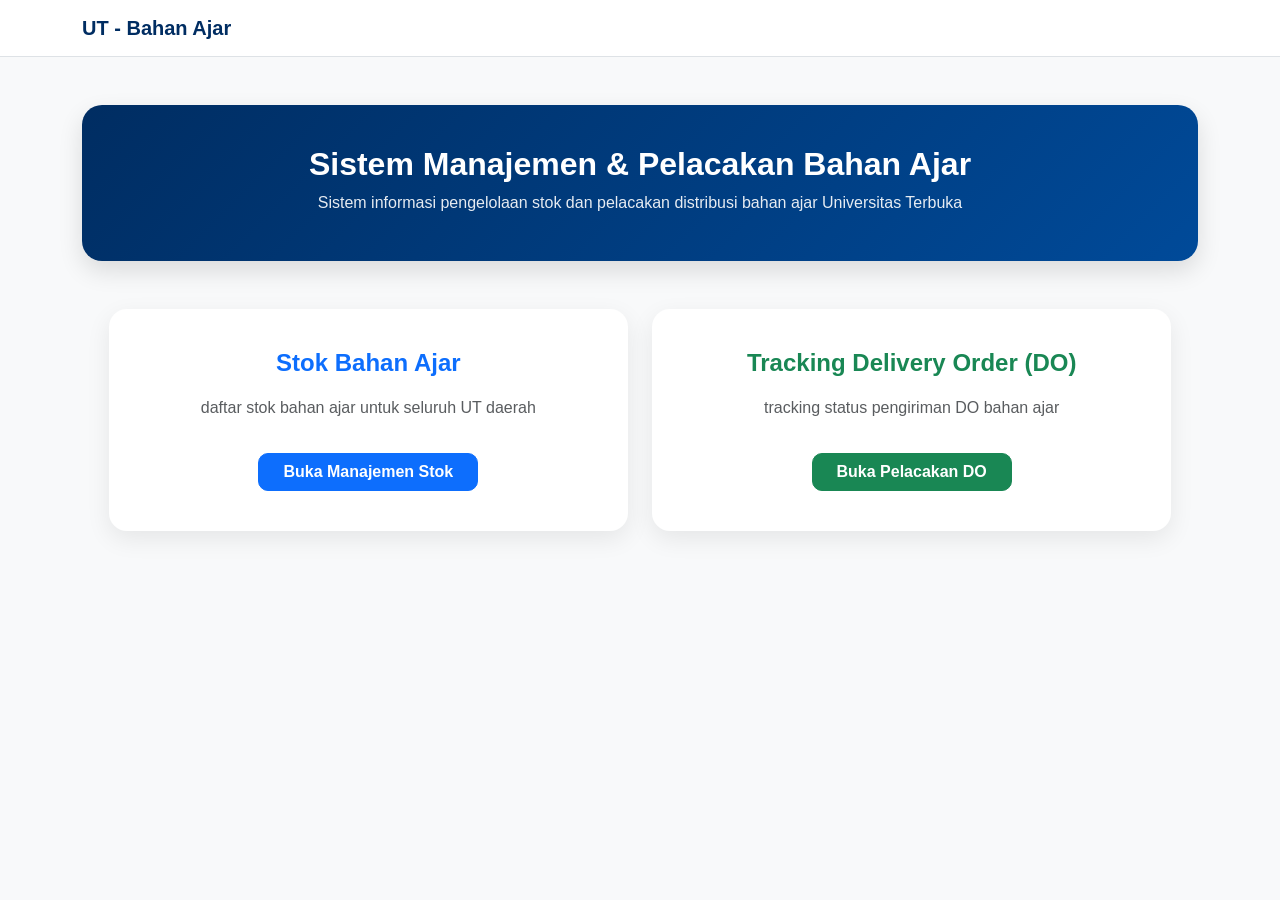
<file: tugas2-vue-ut/index.html>
<!DOCTYPE html>
<html lang="id">
<head>
    <meta charset="UTF-8">
    <meta name="viewport" content="width=device-width, initial-scale=1.0">
    <title>Aplikasi Bahan Ajar UT - Beranda</title>
    <link href="https://cdn.jsdelivr.net/npm/bootstrap@5.3.0/dist/css/bootstrap.min.css" rel="stylesheet">
    <link rel="stylesheet" href="css/style.css">
</head>
<body>
    <nav class="navbar navbar-expand-lg navbar-light bg-white border-bottom">
        <div class="container">
            <a class="navbar-brand" href="index.html">UT - Bahan Ajar</a>
        </div>
    </nav>
    <div class="container my-5">
    <div class="dashboard-header text-center">
        <h1 class="dashboard-title">
            Sistem Manajemen & Pelacakan Bahan Ajar
        </h1>
        <p class="dashboard-subtitle">
            Sistem informasi pengelolaan stok dan pelacakan distribusi bahan ajar Universitas Terbuka
        </p>
    </div>
</div>
    <div class="mt-5 text-center">
        <div class="row justify-content-center g-4">
            <div class="col-md-5">
                <div class="card p-4 h-100 text-center">
                    <div class="card-body">
                        <h3 class="card-title text-primary h4 mb-3">Stok Bahan Ajar</h3>
                        <p class="card-text text-muted"> daftar stok bahan ajar untuk seluruh UT daerah</p>
                        <a href="stok.html" class="btn btn-primary px-4 mt-3">Buka Manajemen Stok</a>
                    </div>
                </div>
            </div>
            <div class="col-md-5">
                <div class="card p-4 h-100 text-center">
                    <div class="card-body">
                        <h3 class="card-title text-success h4 mb-3">Tracking Delivery Order (DO)</h3>
                        <p class="card-text text-muted">tracking status pengiriman DO bahan ajar</p>
                        <a href="tracking.html" class="btn btn-success px-4 mt-3">Buka Pelacakan DO</a>
                    </div>
                </div>
            </div>
        </div>
    </div>
</body>
</html>
</file>
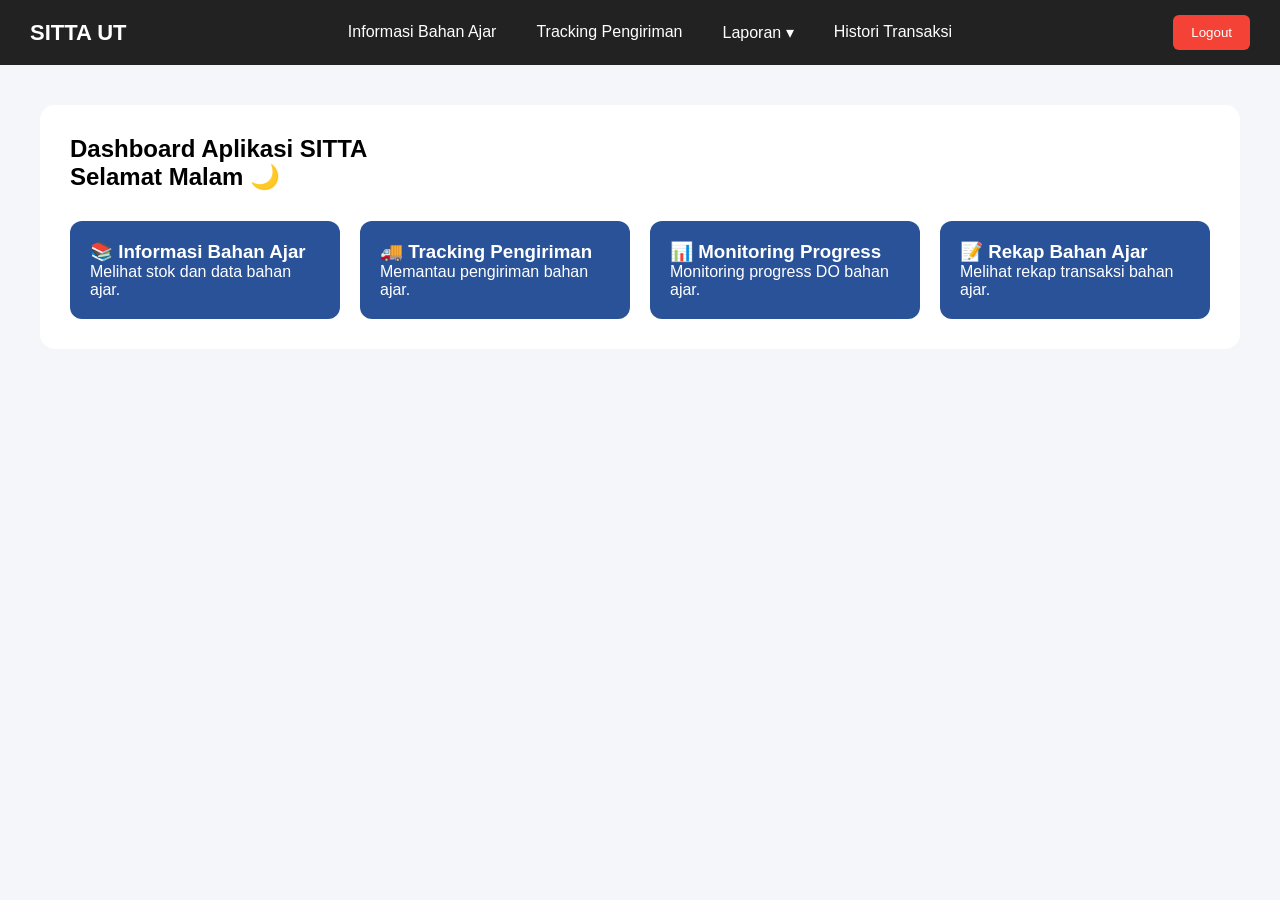
<file: TUGAS 1 FINAL/dashboard.html>
<!DOCTYPE html>
<html lang="id">
<head>
    <meta charset="UTF-8">
    <meta name="viewport" content="width=device-width, initial-scale=1.0">
    <title>Dashboard SITTA</title>
    <link rel="stylesheet" href="css/style.css">
</head>
<body>

<nav class="navbar">
    <div class="logo">SITTA UT</div>

    <ul class="nav-links">
        <li><a href="stok.html">Informasi Bahan Ajar</a></li>
        <li><a href="tracking.html">Tracking Pengiriman</a></li>

        <li class="dropdown">
            <a href="#">Laporan ▾</a>
            <div class="dropdown-content">
                <a href="#">Monitoring Progress DO</a>
                <a href="#">Rekap Bahan Ajar</a>
            </div>
        </li>

        <li><a href="#">Histori Transaksi</a></li>
    </ul>

    <button class="logout-btn" onclick="logout()">Logout</button>
</nav>

<section class="dashboard-section">
    <div class="dashboard-card">
        <h1>Dashboard Aplikasi SITTA</h1>
        <h2 id="greeting"></h2>

        <div class="dashboard-grid">
            <div class="menu-card">
                <h3>📚 Informasi Bahan Ajar</h3>
                <p>Melihat stok dan data bahan ajar.</p>
            </div>

            <div class="menu-card">
                <h3>🚚 Tracking Pengiriman</h3>
                <p>Memantau pengiriman bahan ajar.</p>
            </div>

            <div class="menu-card">
                <h3>📊 Monitoring Progress</h3>
                <p>Monitoring progress DO bahan ajar.</p>
            </div>

            <div class="menu-card">
                <h3>📝 Rekap Bahan Ajar</h3>
                <p>Melihat rekap transaksi bahan ajar.</p>
            </div>
        </div>
    </div>
</section>

<script src="js/script.js"></script>
</body>
</html>
</file>
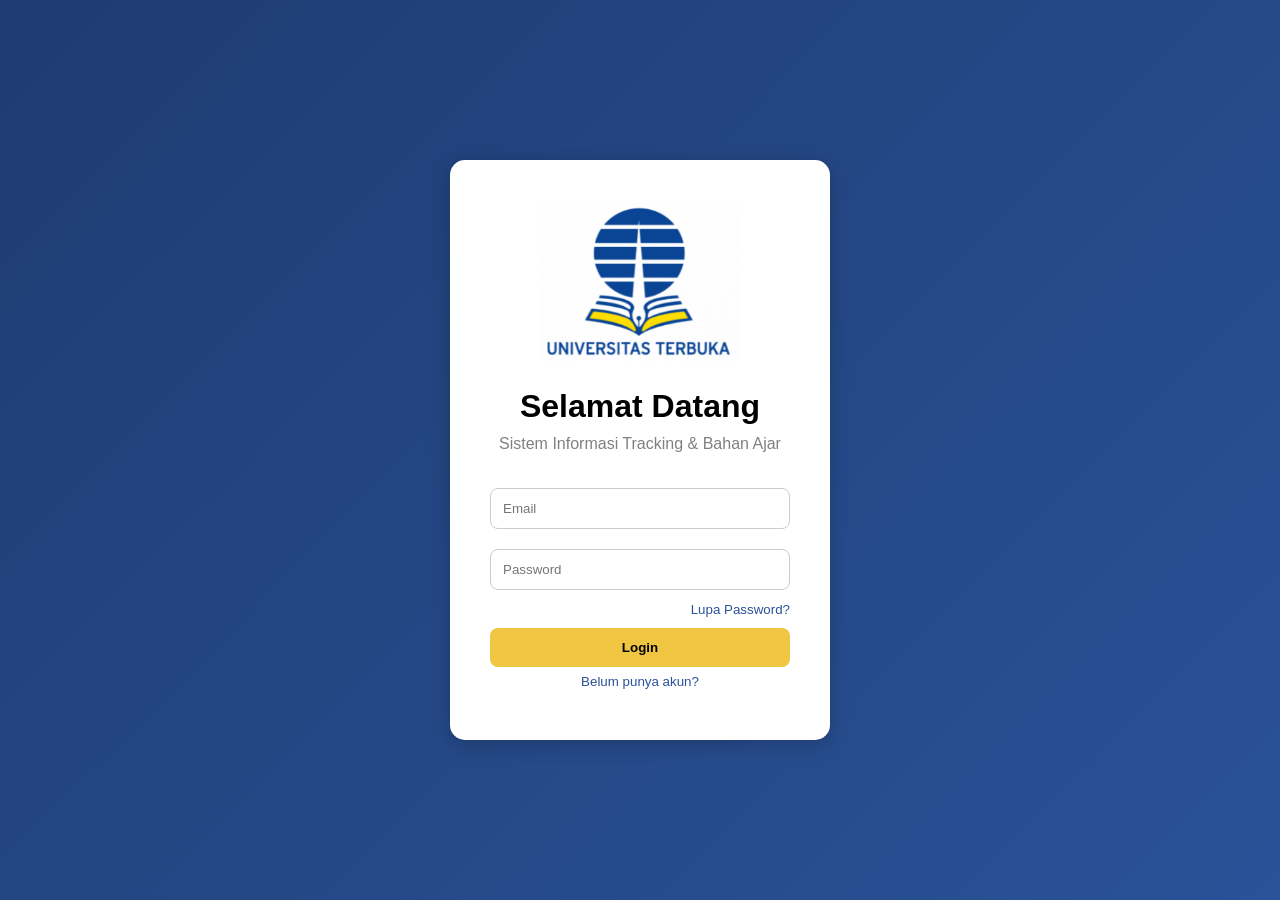
<file: TUGAS 1 FINAL/login.html>
<!DOCTYPE html>
<html lang="id">
<head>
    <meta charset="UTF-8">
    <meta name="viewport" content="width=device-width, initial-scale=1.0">
    <title>Login SITTA</title>
    <link rel="stylesheet" href="css/style.css">
    <script src="js/data.js"></script>
</head>
<body class="login-body">

<div class="login-container">
    <div class="login-card">
        <img src="img/logo-ut.jpg" alt="Logo UT" class="logo-login">

        <h1>Selamat Datang</h1>
        <p>Sistem Informasi Tracking & Bahan Ajar</p>

        <form id="loginForm">
            <input type="email" id="email" placeholder="Email" required>
            <input type="password" id="password" placeholder="Password" required>

            <div class="login-links">
                <button type="button" onclick="openModal('forgotModal')">Lupa Password?</button>
            </div>

            <button type="submit" class="btn-primary">Login</button>

            <div class="register-link">
                <button type="button" onclick="openModal('registerModal')">Belum punya akun?</button>
            </div>
        </form>
    </div>
</div>

<div class="modal" id="forgotModal">

    <div class="modal-content">

        <div class="modal-header">
            <span class="close" onclick="closeModal('forgotModal')">
                &times;
            </span>

            <h2>Lupa Password</h2>
        </div>

        <div class="modal-body">
            <p>
                Jika anda lupa password, silakan hubungi Administrator SITTA Universitas Terbuka untuk melakukan reset password akun.
            </p>

            <button class="modal-btn"
                onclick="closeModal('forgotModal')">
                Tutup
            </button>
        </div>

    </div>

</div>

<div class="modal" id="registerModal">

    <div class="modal-content">

        <div class="modal-header">
            <span class="close"
                onclick="closeModal('registerModal')">
                &times;
            </span>

            <h2>Daftar Akun</h2>
        </div>

        <div class="modal-body">
            <p>
                Pendaftaran akun dilakukan melalui pihak Universitas Terbuka atau Administrator SITTA.
            </p>

            <button class="modal-btn"
                onclick="closeModal('registerModal')">
                Mengerti
            </button>
        </div>

    </div>

</div>

<script src="js/script.js"></script>
</body>
</html>
</file>
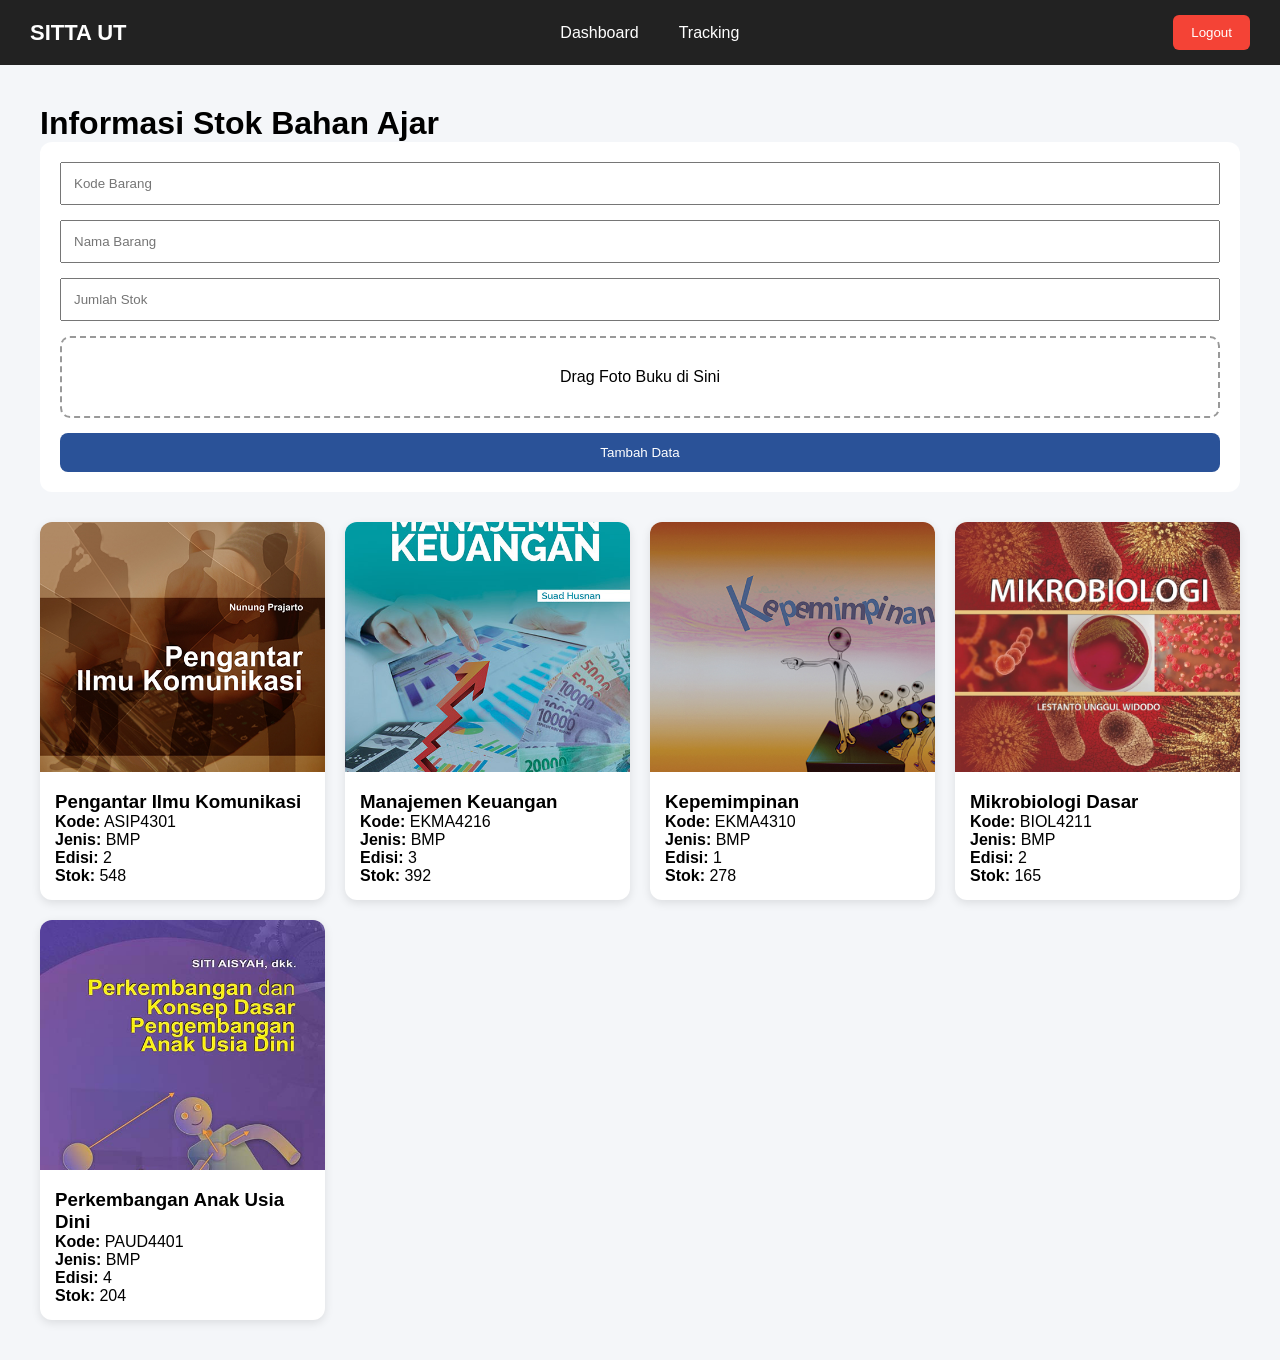
<file: TUGAS 1 FINAL/stok.html>
<!DOCTYPE html>
<html lang="id">
<head>
    <meta charset="UTF-8">
    <meta name="viewport" content="width=device-width, initial-scale=1.0">
    <title>Stok Bahan Ajar</title>
    <link rel="stylesheet" href="css/style.css">
    <script src="js/data.js"></script>
</head>
<body>

<nav class="navbar">
    <div class="logo">SITTA UT</div>

    <ul class="nav-links">
        <li><a href="dashboard.html">Dashboard</a></li>
        <li><a href="tracking.html">Tracking</a></li>
    </ul>

    <button class="logout-btn" onclick="logout()">Logout</button>
</nav>

<div class="stok-container">
    <h1>Informasi Stok Bahan Ajar</h1>

    <div class="form-tambah">
        <input type="text" id="kodeBarang" placeholder="Kode Barang">
        <input type="text" id="namaBarang" placeholder="Nama Barang">
        <input type="number" id="stokBarang" placeholder="Jumlah Stok">

        <div class="upload-box" id="uploadBox">
            Drag Foto Buku di Sini
            <input type="file" id="fotoBarang" accept="image/*">
        </div>

        <button onclick="tambahStok()">Tambah Data</button>
    </div>

    <div class="stok-grid" id="stokList"></div>
</div>

<script src="js/script.js"></script>
</body>
</html>
</file>
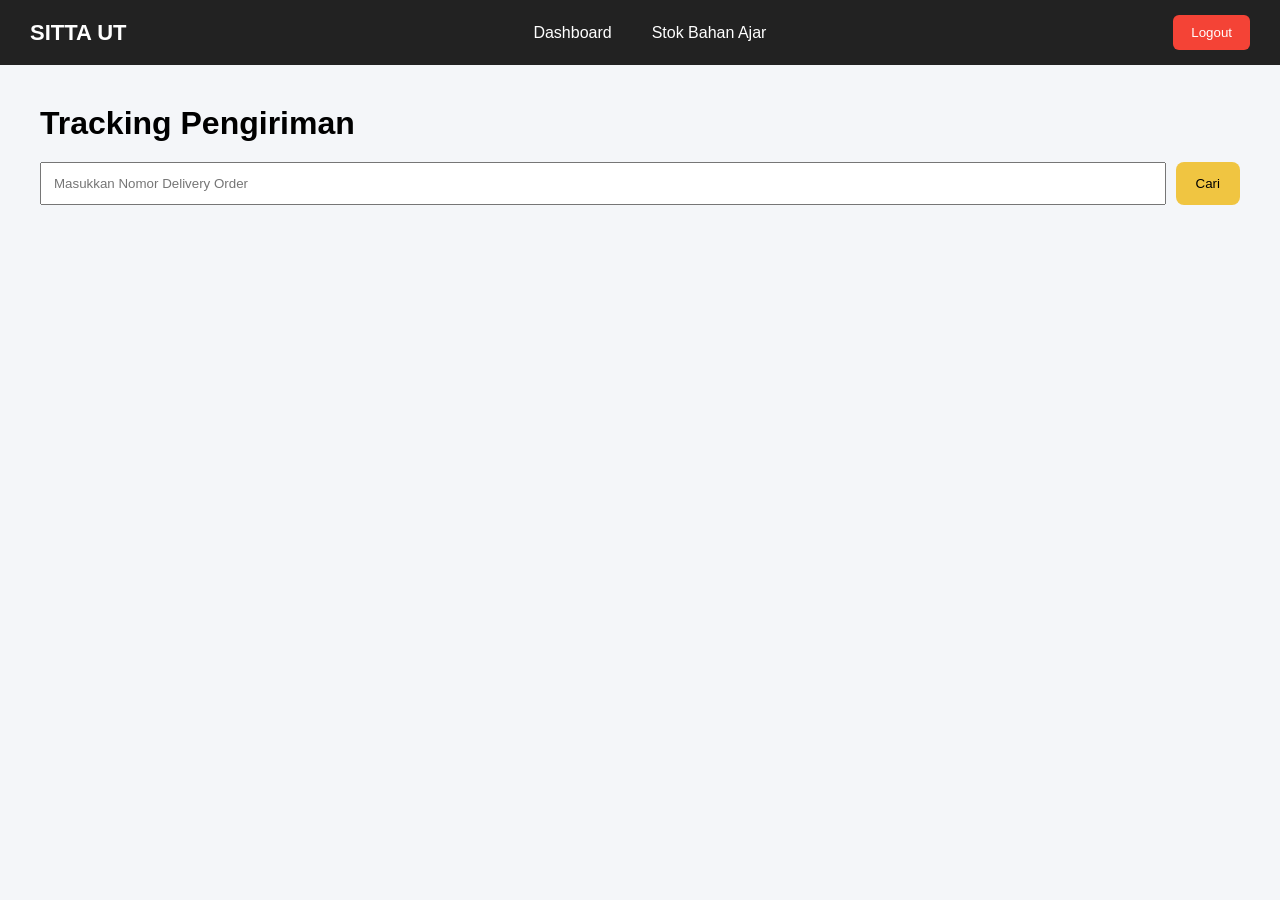
<file: TUGAS 1 FINAL/tracking.html>
<!DOCTYPE html>
<html lang="id">
<head>
    <meta charset="UTF-8">
    <meta name="viewport" content="width=device-width, initial-scale=1.0">
    <title>Tracking Pengiriman</title>
    <link rel="stylesheet" href="css/style.css">
    <script src="js/data.js"></script>
</head>
<body>

<nav class="navbar">
    <div class="logo">SITTA UT</div>

    <ul class="nav-links">
        <li><a href="dashboard.html">Dashboard</a></li>
        <li><a href="stok.html">Stok Bahan Ajar</a></li>
    </ul>

    <button class="logout-btn" onclick="logout()">Logout</button>
</nav>

<div class="tracking-container">
    <h1>Tracking Pengiriman</h1>

    <div class="tracking-search">
        <input type="text" id="nomorDO" placeholder="Masukkan Nomor Delivery Order">
        <button onclick="cariTracking()">Cari</button>
    </div>

    <div id="hasilTracking"></div>
</div>

<script src="js/script.js"></script>
</body>
</html>
</file>
<file: tugas2-vue-ut/css/style.css>
body {
    background-color: #f8f9fa;
    font-family: 'Segoe UI', Tahoma, Geneva, Verdana, sans-serif;
}
.navbar-brand {
    font-weight: bold;
    color: #002d62 !important;
}
.card {
    border: none;
    border-radius: 10px;
    box-shadow: 0 4px 6px rgba(0,0,0,0.05);
}
.status-aman {
    color: #198754;
    font-weight: bold;
}
.status-menipis {
    color: #fd7e14;
    font-weight: bold;
}
.status-kosong {
    color: #dc3545;
    font-weight: bold;
}
.badge-filter {
    background-color: #e9ecef;
    color: #495057;
    margin-right: 5px;
}

/* HEADER TABLE */

.table thead th{

    background:
    linear-gradient(
        135deg,
        #002d62,
        #004a99
    );

    color:white;

    font-weight:600;

    border:none;
}

/* ROW HOVER */

.table tbody tr{

    transition:0.25s;
}

.table tbody tr:hover{

    transform:scale(1.003);

    background:#eef5ff;
}

/* CARD */

.card{

    border:none;

    border-radius:18px;

    overflow:hidden;

    box-shadow:
        0 8px 25px
        rgba(0,0,0,0.08);

    transition:0.3s;
}

.card:hover{

    transform:translateY(-3px);
}

/* BUTTON */

.btn{

    border-radius:10px;

    font-weight:600;
}

/* TITLE */

h1,h2,h3{

    font-weight:700;
}

/* TABLE */

.table td{

    vertical-align:middle;
}

/* TIMELINE TRACKING */

.border-bottom-dashed{

    border-bottom:
        1px dashed #ccc;
}

.bg-light{

    background:#f8fbff !important;
}

.shadow-sm{

    transition:0.3s;
}

.shadow-sm:hover{

    transform:translateY(-2px);

    box-shadow:
        0 8px 20px
        rgba(0,0,0,0.08) !important;
}

.card-title{

    font-weight:700;
}

.card-text{

    line-height:1.7;
}

/* HEADER DASHBOARD */

.dashboard-header{

    background:
    linear-gradient(
        135deg,
        #002d62,
        #004a99
    );

    padding:30px;

    border-radius:20px;

    color:white;

    box-shadow:
        0 10px 25px
        rgba(0,0,0,0.12);
}

.dashboard-title{

    margin-top:10px;

    font-size:2rem;

    font-weight:700;
}

.dashboard-subtitle{

    opacity:0.9;

    margin-top:8px;
}

.back-link{

    color:#dbe9ff;

    text-decoration:none;

    font-size:0.95rem;
}

.back-link:hover{

    color:white;
}
</file>
<file: TUGAS 1 FINAL/css/style.css>
*{
    margin:0;
    padding:0;
    box-sizing:border-box;
    font-family:Arial, sans-serif;
}

.logo-login{
    width: 200px;
    display: block;
    margin: 0 auto 20px auto;
}

body{
    background:#f4f6f9;
}

.login-body{
    display:flex;
    justify-content:center;
    align-items:center;
    height:100vh;
    background:linear-gradient(135deg,#1e3c72,#2a5298);
}

.login-card{
    background:white;
    padding:40px;
    width:380px;
    border-radius:15px;
    box-shadow:0 5px 20px rgba(0,0,0,0.2);
}

.login-card h1{
    margin-bottom:10px;
    text-align:center;
}

.login-card p{
    margin-bottom:25px;
    color:gray;
    text-align:center;
}

.login-card input{
    width:100%;
    padding:12px;
    margin:10px 0;
    border:1px solid #ccc;
    border-radius:8px;
}

.btn-primary{
    width:100%;
    padding:12px;
    border:none;
    background:#f0c541;
    color:black;
    font-weight:bold;
    border-radius:8px;
    cursor:pointer;
    margin-bottom:5px;
}

.btn-primary:hover{
    background:#ddb02a;
}

.login-links{
    text-align:right;
    margin-bottom:10px;
}

.register-link{
    text-align:center;
    margin-bottom:10px;
}

.login-links button,
.register-link button{
    border:none;
    background:none;
    color:#2a5298;
    cursor:pointer;
}

.navbar{
    display:flex;
    justify-content:space-between;
    align-items:center;
    background:#222;
    padding:15px 30px;
}

.logo{
    color:white;
    font-size:22px;
    font-weight:bold;
}

.nav-links{
    list-style:none;
    display:flex;
    gap:20px;
}

.nav-links li{
    position:relative;
}

.nav-links a{
    color:white;
    text-decoration:none;
    padding:10px;
}

.nav-links a:hover{
    background:#f44336;
    border-radius:5px;
}

.dropdown-content{
    display:none;
    position:absolute;
    background:white;
    min-width:200px;
    top:35px;
    box-shadow:0 5px 15px rgba(0,0,0,0.2);
}

.dropdown-content a{
    display:block;
    color:black;
}

.dropdown:hover .dropdown-content{
    display:block;
}

.logout-btn{
    background:#f44336;
    color:white;
    border:none;
    padding:10px 18px;
    border-radius:6px;
    cursor:pointer;
}

.dashboard-section{
    padding:40px;
}

.dashboard-card{
    background:white;
    padding:30px;
    border-radius:15px;
}

.dashboard-grid{
    display:grid;
    grid-template-columns:repeat(auto-fit,minmax(220px,1fr));
    gap:20px;
    margin-top:30px;
}

.menu-card{
    background:#2a5298;
    color:white;
    padding:20px;
    border-radius:12px;
    transition:0.3s;
}

.menu-card:hover{
    transform:translateY(-5px);
}

.tracking-container,
.stok-container{
    padding:40px;
}

.tracking-search{
    display:flex;
    gap:10px;
    margin:20px 0;
}

.tracking-search input{
    flex:1;
    padding:12px;
}

.tracking-search button{
    padding:12px 20px;
    background:#f0c541;
    border:none;
    border-radius:8px;
    cursor:pointer;
}

.tracking-card{
    background:white;
    padding:25px;
    border-radius:12px;
    margin-top:20px;
}

.timeline{
    margin-top:20px;
}

.timeline-item{
    border-left:4px solid #f0c541;
    padding-left:15px;
    margin-bottom:15px;
}

.stok-grid{
    display:grid;
    grid-template-columns:repeat(auto-fit,minmax(250px,1fr));
    gap:20px;
    margin-top:30px;
}

.stok-card{
    background:white;
    border-radius:12px;
    overflow:hidden;
    box-shadow:0 3px 10px rgba(0,0,0,0.1);
}

.stok-card img{
    width:100%;
    height:250px;
    object-fit:cover;
}

.stok-info{
    padding:15px;
}

.form-tambah{
    background:white;
    padding:20px;
    border-radius:12px;
    display:grid;
    gap:15px;
}

.form-tambah input{
    padding:12px;
}

.form-tambah button{
    background:#2a5298;
    color:white;
    border:none;
    padding:12px;
    border-radius:8px;
    cursor:pointer;
}

.upload-box{
    border:2px dashed #999;
    padding:30px;
    text-align:center;
    border-radius:10px;
    position:relative;
}

.upload-box input{
    position:absolute;
    width:100%;
    height:100%;
    left:0;
    top:0;
    opacity:0;
    cursor:pointer;
}

/* MODAL BACKGROUND */
.modal{
    display:none;
    position:fixed;
    z-index:999;
    left:0;
    top:0;
    width:100%;
    height:100%;
    background:rgba(0,0,0,0.6);

    animation: fadeIn 0.3s ease;
}

/* BOX MODAL */
.modal-content{
    background:white;
    width:420px;
    margin:8% auto;
    border-radius:16px;
    overflow:hidden;

    box-shadow:0 10px 30px rgba(0,0,0,0.3);

    animation: slideDown 0.3s ease;
}

/* HEADER MODAL */
.modal-header{
    background:linear-gradient(135deg,#1e3c72,#2a5298);
    color:white;
    padding:20px;
    text-align:center;
}

.modal-header h2{
    margin:0;
    font-size:24px;
}

/* BODY MODAL */
.modal-body{
    padding:25px;
    text-align:center;
    color:#444;
    line-height:1.7;
}

/* CLOSE BUTTON */
.close{
    position:absolute;
    right:18px;
    top:12px;
    color:white;
    font-size:28px;
    cursor:pointer;
    transition:0.3s;
}

.close:hover{
    transform:scale(1.2);
    color:#ffd54f;
}

/* BUTTON MODAL */
.modal-btn{
    margin-top:20px;
    background:#2a5298;
    color:white;
    border:none;
    padding:12px 20px;
    border-radius:8px;
    cursor:pointer;
    font-weight:bold;
    transition:0.3s;
}

.modal-btn:hover{
    background:#1e3c72;
}

/* ANIMATION */
@keyframes fadeIn{
    from{
        opacity:0;
    }
    to{
        opacity:1;
    }
}

@keyframes slideDown{
    from{
        transform:translateY(-50px);
        opacity:0;
    }
    to{
        transform:translateY(0);
        opacity:1;
    }
}

/* HASIL TRACKING */
.tracking-card{
    background:white;
    border-radius:18px;
    padding:30px;
    margin-top:25px;
    box-shadow:0 8px 25px rgba(0,0,0,0.1);
    animation:fadeTracking 0.4s ease;
}

/* HEADER TRACKING */
.tracking-header{
    display:flex;
    justify-content:space-between;
    align-items:center;
    margin-bottom:25px;
    flex-wrap:wrap;
}

.tracking-header h2{
    color:#1e3c72;
    margin-bottom:10px;
}

/* STATUS BADGE */
.status{
    padding:10px 18px;
    border-radius:30px;
    color:white;
    font-weight:bold;
    font-size:14px;
}

.status.dikirim{
    background:#2196f3;
}

.status.perjalanan{
    background:#ff9800;
}

.status.selesai{
    background:#4caf50;
}

/* DETAIL GRID */
.detail-grid{
    display:grid;
    grid-template-columns:repeat(auto-fit,minmax(220px,1fr));
    gap:18px;
    margin-bottom:30px;
}

.detail-box{
    background:#f4f6f9;
    padding:18px;
    border-radius:12px;
}

.detail-box h4{
    color:#666;
    margin-bottom:8px;
    font-size:14px;
}

.detail-box p{
    font-size:17px;
    font-weight:bold;
    color:#222;
}

/* TIMELINE */
.timeline{
    margin-top:30px;
    position:relative;
}

.timeline::before{
    content:'';
    position:absolute;
    left:12px;
    top:0;
    width:4px;
    height:100%;
    background:#2a5298;
    border-radius:10px;
}

.timeline-item{
    position:relative;
    padding-left:45px;
    margin-bottom:25px;
}

.timeline-item::before{
    content:'';
    position:absolute;
    left:4px;
    top:5px;
    width:18px;
    height:18px;
    background:#f0c541;
    border-radius:50%;
    border:3px solid white;
}

.timeline-item strong{
    display:block;
    color:#1e3c72;
    margin-bottom:5px;
}

.timeline-item p{
    color:#555;
    line-height:1.5;
}

/* ANIMASI */
@keyframes fadeTracking{
    from{
        opacity:0;
        transform:translateY(20px);
    }
    to{
        opacity:1;
        transform:translateY(0);
    }
}

.close{
    position:absolute;
    right:20px;
    top:10px;
    font-size:28px;
    cursor:pointer;
}
</file>
